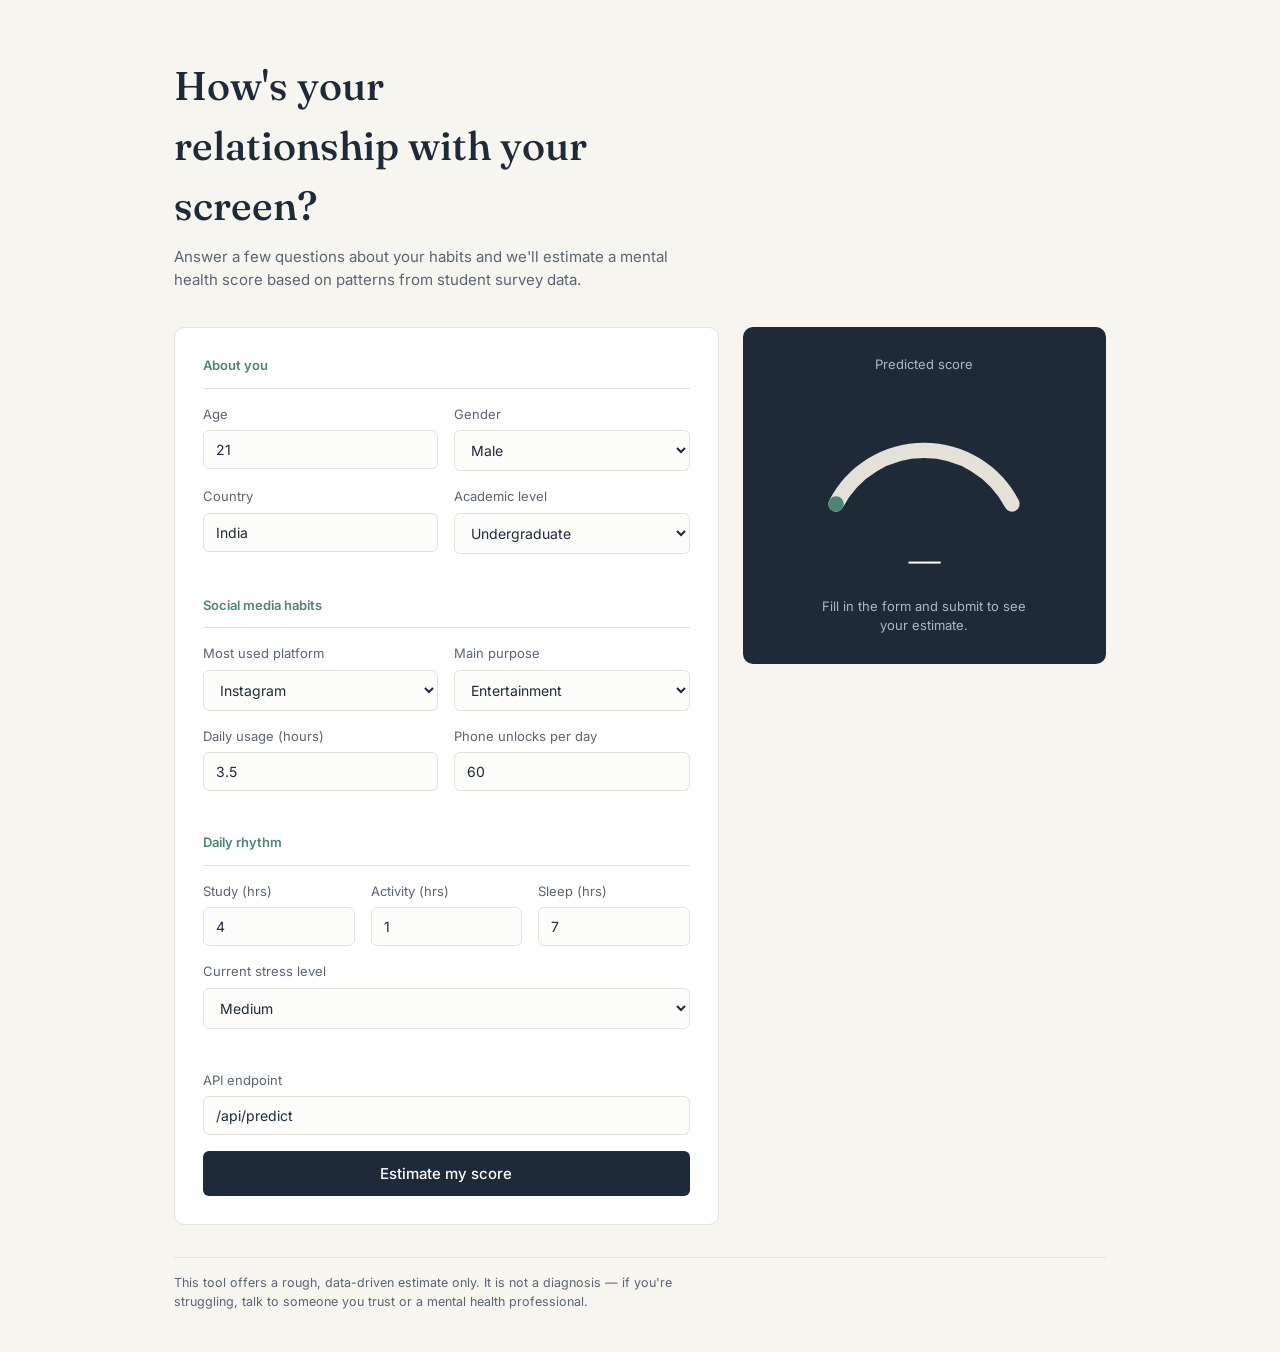
<file: index.html>
<!DOCTYPE html>
<html lang="en">
<head>
<meta charset="UTF-8" />
<meta name="viewport" content="width=device-width, initial-scale=1.0" />
<title>Mental Health Score Estimator</title>
<link rel="preconnect" href="https://fonts.googleapis.com">
<link rel="preconnect" href="https://fonts.gstatic.com" crossorigin>
<link href="https://fonts.googleapis.com/css2?family=Fraunces:opsz,wght@9..144,400;9..144,500;9..144,600&family=Inter:wght@400;500;600&display=swap" rel="stylesheet">
<link rel="stylesheet" href="style.css" />
</head>
<body>

  <div class="page">

    <header class="masthead">
      <h1>How's your relationship with your screen?</h1>
      <p class="sub">Answer a few questions about your habits and we'll estimate a mental health score based on patterns from student survey data.</p>
    </header>

    <main class="layout">

      <form id="predict-form" class="card">

        <fieldset>
          <legend>About you</legend>

          <div class="field-row">
            <div class="field">
              <label for="age">Age</label>
              <input type="number" id="age" name="age" min="10" max="100" value="21" required />
            </div>
            <div class="field">
              <label for="gender">Gender</label>
              <select id="gender" name="gender" required>
                <option value="Male">Male</option>
                <option value="Female">Female</option>
              </select>
            </div>
          </div>

          <div class="field-row">
            <div class="field">
              <label for="country">Country</label>
              <input type="text" id="country" name="country" placeholder="e.g. India" value="India" required />
            </div>
            <div class="field">
              <label for="academic_level">Academic level</label>
              <select id="academic_level" name="academic_level" required>
                <option value="High School">High School</option>
                <option value="Undergraduate" selected>Undergraduate</option>
                <option value="Graduate">Graduate</option>
              </select>
            </div>
          </div>
        </fieldset>

        <fieldset>
          <legend>Social media habits</legend>

          <div class="field-row">
            <div class="field">
              <label for="most_used_platform">Most used platform</label>
              <select id="most_used_platform" name="most_used_platform" required>
                <option>Instagram</option>
                <option>YouTube</option>
                <option>WhatsApp</option>
                <option>TikTok</option>
                <option>Facebook</option>
                <option>Snapchat</option>
                <option>Twitter</option>
                <option>LinkedIn</option>
                <option>LINE</option>
                <option>KakaoTalk</option>
                <option>VKontakte</option>
                <option>WeChat</option>
              </select>
            </div>
            <div class="field">
              <label for="purpose_of_use">Main purpose</label>
              <select id="purpose_of_use" name="purpose_of_use" required>
                <option>Entertainment</option>
                <option>Networking</option>
                <option>Education</option>
                <option>News</option>
              </select>
            </div>
          </div>

          <div class="field-row">
            <div class="field">
              <label for="avg_daily_usage_hours">Daily usage (hours)</label>
              <input type="number" id="avg_daily_usage_hours" name="avg_daily_usage_hours" min="0" max="24" step="0.1" value="3.5" required />
            </div>
            <div class="field">
              <label for="daily_unlocks">Phone unlocks per day</label>
              <input type="number" id="daily_unlocks" name="daily_unlocks" min="0" value="60" required />
            </div>
          </div>
        </fieldset>

        <fieldset>
          <legend>Daily rhythm</legend>

          <div class="field-row three">
            <div class="field">
              <label for="study_hours">Study (hrs)</label>
              <input type="number" id="study_hours" name="study_hours" min="0" max="24" step="0.1" value="4" required />
            </div>
            <div class="field">
              <label for="physical_activity_hours">Activity (hrs)</label>
              <input type="number" id="physical_activity_hours" name="physical_activity_hours" min="0" max="24" step="0.1" value="1" required />
            </div>
            <div class="field">
              <label for="sleep_hours_per_night">Sleep (hrs)</label>
              <input type="number" id="sleep_hours_per_night" name="sleep_hours_per_night" min="0" max="24" step="0.1" value="7" required />
            </div>
          </div>

          <div class="field">
            <label for="stress_level">Current stress level</label>
            <select id="stress_level" name="stress_level" required>
              <option>Low</option>
              <option selected>Medium</option>
              <option>High</option>
              <option>Very High</option>
            </select>
          </div>
        </fieldset>

        <div class="field">
          <label for="api-url">API endpoint</label>
          <input type="text" id="api-url" value="/api/predict" />
        </div>

        <button type="submit" id="submit-btn">Estimate my score</button>
        <p class="error" id="error-msg" hidden></p>
      </form>

      <aside class="result-panel">
        <div class="result-card" id="result-card">
          <p class="result-label">Predicted score</p>
          <svg id="gauge" viewBox="0 0 200 120" class="gauge">
            <path d="M20,110 A90,90 0 0 1 180,110" fill="none" stroke="#E4E1D8" stroke-width="14" stroke-linecap="round"/>
            <path id="gauge-fill" d="M20,110 A90,90 0 0 1 180,110" fill="none" stroke="#4C8577" stroke-width="14" stroke-linecap="round" stroke-dasharray="0 283" />
          </svg>
          <p class="result-number" id="result-number">—</p>
          <p class="result-hint" id="result-hint">Fill in the form and submit to see your estimate.</p>
        </div>
      </aside>

    </main>

    <footer class="foot">
      <p>This tool offers a rough, data-driven estimate only. It is not a diagnosis — if you're struggling, talk to someone you trust or a mental health professional.</p>
    </footer>

  </div>

  <script src="script.js"></script>
</body>
</html>
</file>
<file: style.css>
:root {
  --bg: #F6F5F0;
  --card: #FFFFFF;
  --ink: #1E2A38;
  --ink-soft: #5B6472;
  --line: #E4E1D8;
  --accent: #4C8577;
  --accent-soft: #E4EEEA;
  --warn: #C6633F;
  --radius: 10px;
}

* { box-sizing: border-box; }

body {
  margin: 0;
  background: var(--bg);
  color: var(--ink);
  font-family: 'Inter', system-ui, sans-serif;
  line-height: 1.5;
}

.page {
  max-width: 980px;
  margin: 0 auto;
  padding: 56px 24px 40px;
}

.masthead h1 {
  font-family: 'Fraunces', serif;
  font-weight: 500;
  font-size: clamp(28px, 4vw, 40px);
  margin: 0 0 10px;
  max-width: 16ch;
}

.masthead .sub {
  color: var(--ink-soft);
  max-width: 56ch;
  margin: 0 0 36px;
  font-size: 15px;
}

.layout {
  display: grid;
  grid-template-columns: 1.5fr 1fr;
  gap: 24px;
  align-items: start;
}

@media (max-width: 760px) {
  .layout { grid-template-columns: 1fr; }
}

.card {
  background: var(--card);
  border: 1px solid var(--line);
  border-radius: var(--radius);
  padding: 28px;
}

fieldset {
  border: none;
  padding: 0;
  margin: 0 0 26px;
}

legend {
  font-size: 13px;
  color: var(--accent);
  font-weight: 600;
  padding: 0 0 12px;
  border-bottom: 1px solid var(--line);
  width: 100%;
  margin-bottom: 16px;
}

.field-row {
  display: grid;
  grid-template-columns: 1fr 1fr;
  gap: 16px;
}

.field-row.three {
  grid-template-columns: 1fr 1fr 1fr;
}

@media (max-width: 480px) {
  .field-row, .field-row.three { grid-template-columns: 1fr; }
}

.field {
  margin-bottom: 16px;
}

label {
  display: block;
  font-size: 13px;
  color: var(--ink-soft);
  margin-bottom: 6px;
}

input, select {
  width: 100%;
  padding: 10px 12px;
  border: 1px solid var(--line);
  border-radius: 6px;
  font-size: 14px;
  font-family: inherit;
  color: var(--ink);
  background: #FCFCFA;
  transition: border-color .15s ease;
}

input:focus, select:focus {
  outline: none;
  border-color: var(--accent);
  background: #fff;
}

button#submit-btn {
  width: 100%;
  padding: 13px;
  background: var(--ink);
  color: #fff;
  border: none;
  border-radius: 6px;
  font-size: 15px;
  font-weight: 500;
  cursor: pointer;
  font-family: inherit;
  transition: background .15s ease;
}

button#submit-btn:hover { background: var(--accent); }
button#submit-btn:disabled { background: var(--line); cursor: not-allowed; }

.error {
  color: var(--warn);
  font-size: 13px;
  margin: 12px 0 0;
}

.result-panel { position: sticky; top: 24px; }

.result-card {
  background: var(--ink);
  color: #fff;
  border-radius: var(--radius);
  padding: 28px 24px;
  text-align: center;
}

.result-label {
  font-size: 13px;
  color: #AEB8C4;
  margin: 0 0 8px;
}

.gauge { width: 100%; max-width: 220px; }

#gauge-fill {
  transition: stroke-dasharray .6s ease, stroke .3s ease;
}

.result-number {
  font-family: 'Fraunces', serif;
  font-size: 44px;
  margin: 4px 0 6px;
}

.result-hint {
  font-size: 13px;
  color: #AEB8C4;
  margin: 0;
  max-width: 28ch;
  margin-inline: auto;
}

.foot {
  margin-top: 32px;
  border-top: 1px solid var(--line);
  padding-top: 16px;
}

.foot p {
  font-size: 12.5px;
  color: var(--ink-soft);
  max-width: 70ch;
  margin: 0;
}
</file>
